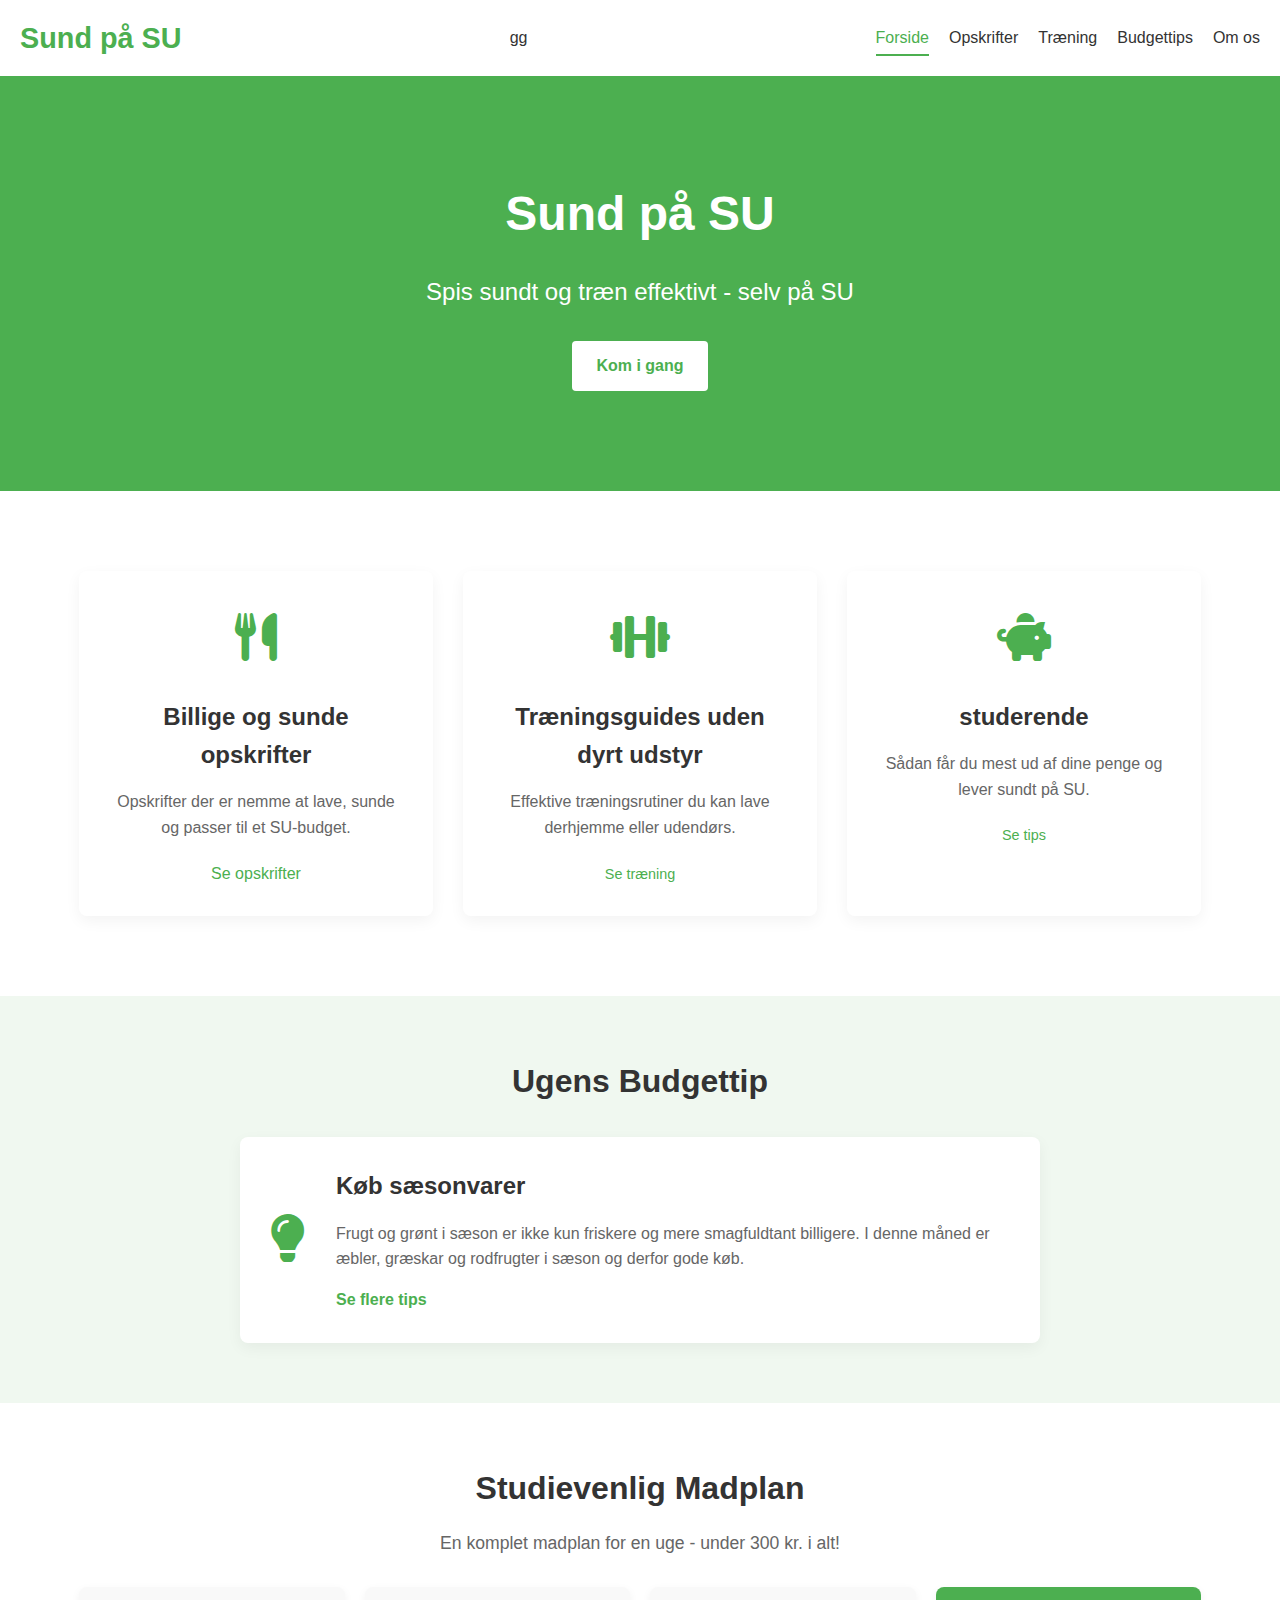
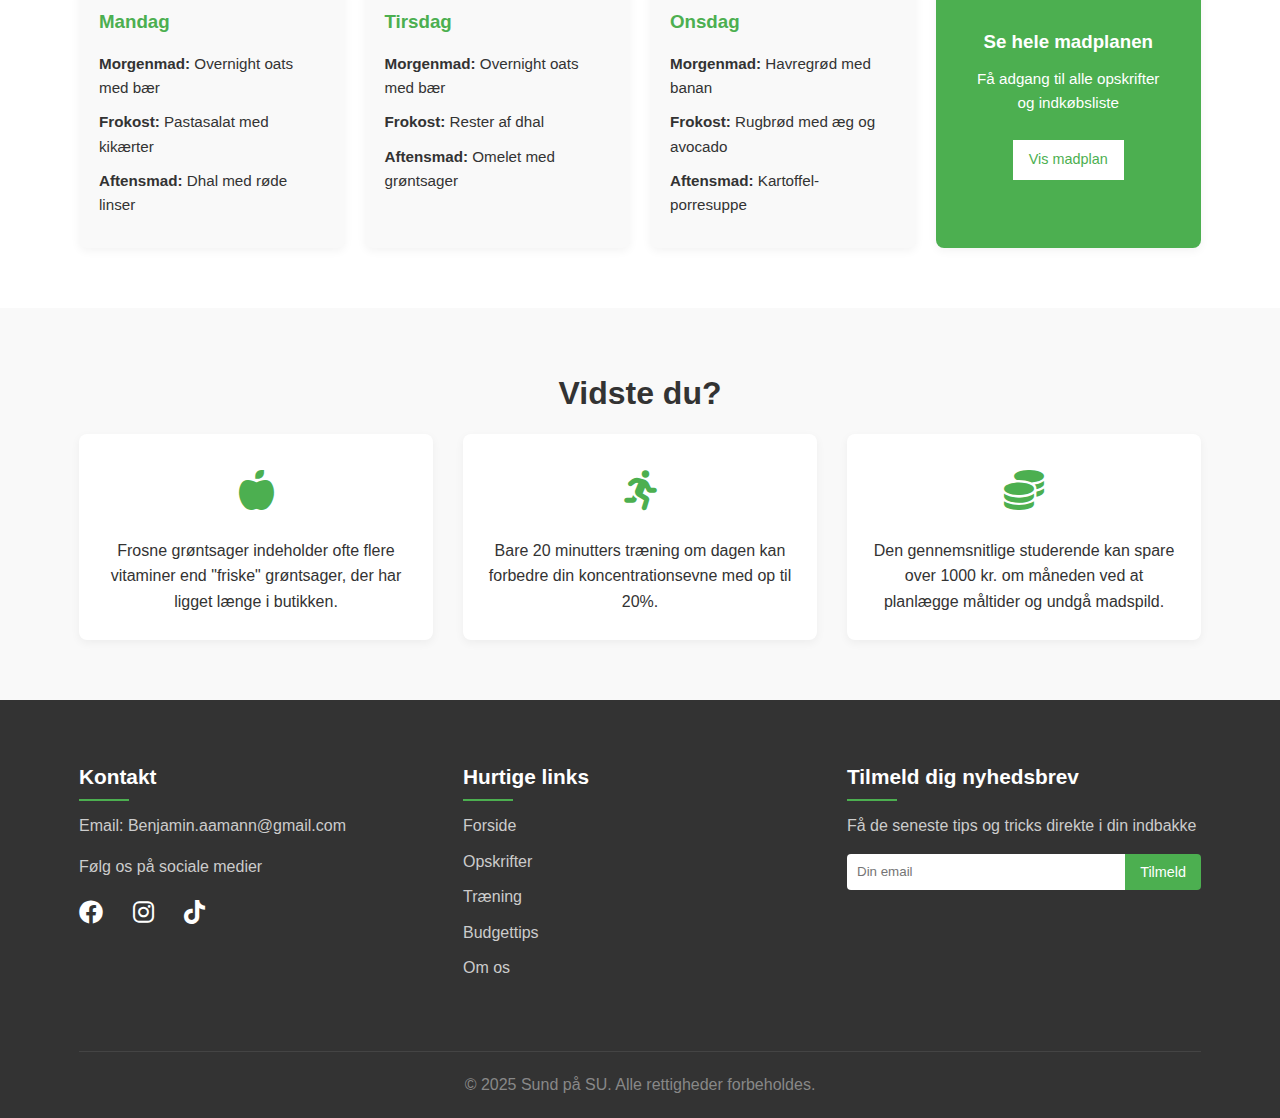
<file: index.html>
<!DOCTYPE html>
<html lang="da">
<head>
    <meta charset="UTF-8">
    <meta name="viewport" content="width=device-width, initial-scale=1.0">
    <title>Sund på SU - Spis sundt og træn effektivt på budget</title>
    <link rel="stylesheet" href="style.css">
    <link rel="stylesheet" href="layout.css">
    <!-- Font Awesome for ikoner -->
    <link rel="stylesheet" href="https://cdnjs.cloudflare.com/ajax/libs/font-awesome/6.0.0/css/all.min.css">
</head>
<body>
    <!-- Header sektion -->
    <header>
        <div class="logo">
            <h1>Sund på SU</h1>
        </div>gg
        <nav>
            <ul>
                <li><a href="index.html" class="active">Forside</a></li>
                <li><a href="opskrifter.html">Opskrifter</a></li>
                <li><a href="traening.html">Træning</a></li>
                <li><a href="budgettips.html">Budgettips</a></li>
                <li><a href="om-os.html">Om os</a></li>
            </ul>
        </nav>
    </header>

    <!-- Hero sektion -->
    <div class="hero">
        <div class="container">
            <h2>Sund på SU</h2>
            <p>Spis sundt og træn effektivt - selv på SU</p>
            <a href="#featured" class="btn">Kom i gang</a>
        </div>
    </div>

    <!-- Fremhævede sektioner -->
    <div id="featured" class="featured">
        <div class="container">
            <div class="feature-box">
                <div class="feature-icon">
                    <i class="fas fa-utensils"></i>
                </div>
                <h3>Billige og sunde opskrifter</h3>
                <p>Opskrifter der er nemme at lave, sunde og passer til et SU-budget.</p>
                <a href="opskrifter="btn-small">Se opskrifter</a>
            </div>
            <div class="feature-box">
                <div class="feature-icon">
                    <i class="fas fa-dumbbell"></i>
                </div>
                <h3>Træningsguides uden dyrt udstyr</h3>
                <p>Effektive træningsrutiner du kan lave derhjemme eller udendørs.</p>
                <a href="traening.html" class="btn-small">Se træning</a>
            </div>
            <div class="feature-box">
                <div class="feature-icon">
                    <i class="fas fa-piggy-bank"></i>
                </div>
                <h3> studerende</h3>
                <p>Sådan får du mest ud af dine penge og lever sundt på SU.</p>
                <a href="budgettips.html" class="btn-small">Se tips</a>
            </div>
        </div>
    </div>

    <!-- Ugens Budgettip -->
    <div class="weekly-tip">
        <div class="container">
            <h2>Ugens Budgettip</h2>
            <div class="tip-box">
                <div class="tip-icon">
                    <i class="fas fa-lightbulb"></i>
                </div>
                <div class="tip-text">
                    <h3>Køb sæsonvarer</h3>
                    <p>Frugt og grønt i sæson er ikke kun friskere og mere smagfuldtant billigere. I denne måned er æbler, græskar og rodfrugter i sæson og derfor gode køb.</p>
                    <a href="budgettips.html" class="read-more">Se flere tips</a>
                </div>
            </div>
        </div>
    </div>

    <!-- Studievenlig Madplan -->
    <div class="meal-plan">
        <div class="container">
            <h2>Studievenlig Madplan</h2>
            <p class="intro-text">En komplet madplan for en uge - under 300 kr. i alt!</p>
            
            <div class="meal-plan-grid">
                <div class="day-card">
                    <h3>Mandag</h3>
                    <p><strong>Morgenmad:</strong> Overnight oats med bær</p>
                    <p><strong>Frokost:</strong> Pastasalat med kikærter</p>
                    <p><strong>Aftensmad:</strong> Dhal med røde linser</p>
                </div>
                <div class="day-card">
                    <h3>Tirsdag</h3>
                    <p><strong>Morgenmad:</strong> Overnight oats med bær</p>
                    <p><strong>Frokost:</strong> Rester af dhal</p>
                    <p><strong>Aftensmad:</strong> Omelet med grøntsager</p>
                </div>
                <div class="day-card">
                    <h3>Onsdag</h3>
                    <p><strong>Morgenmad:</strong> Havregrød med banan</p>
                    <p><strong>Frokost:</strong> Rugbrød med æg og avocado</p>
                    <p><strong>Aftensmad:</strong> Kartoffel-porresuppe</p>
                </div>
                <div class="day-card highlight">
                    <a href="madplan.html" class="full-link">
                        <h3>Se hele madplanen</h3>
                        <p>Få adgang til alle opskrifter og indkøbsliste</p>
                        <span class="btn-small">Vis madplan</span>
                    </a>
                </div>
            </div>
        </div>
    </div>

    <!-- Vidste du? -->
    <div class="did-you-know">
        <div class="container">
            <h2>Vidste du?</h2>
            <div class="facts-container">
                <div class="fact-card">
                    <div class="fact-icon">
                        <i class="fas fa-apple-alt"></i>
                    </div>
                    <p>Frosne grøntsager indeholder ofte flere vitaminer end "friske" grøntsager, der har ligget længe i butikken.</p>
                </div>
                <div class="fact-card">
                    <div class="fact-icon">
                        <i class="fas fa-running"></i>
                    </div>
                    <p>Bare 20 minutters træning om dagen kan forbedre din koncentrationsevne med op til 20%.</p>
                </div>
                <div class="fact-card">
                    <div class="fact-icon">
                        <i class="fas fa-coins"></i>
                    </div>
                    <p>Den gennemsnitlige studerende kan spare over 1000 kr. om måneden ved at planlægge måltider og undgå madspild.</p>
                </div>
            </div>
        </div>
    </div>

    <!-- Footer -->
    <footer>
        <div class="container">
            <div class="footer-section">
                <h3>Kontakt</h3>
                <p>Email: Benjamin.aamann@gmail.com</p>
                <p>Følg os på sociale medier</p>
                <div class="social-icons">
                    <a href="#"><i class="fab fa-facebook"></i></a>
                    <a href="#"><i class="fab fa-instagram"></i></a>
                    <a href="#"><i class="fab fa-tiktok"></i></a>
                </div>
            </div>
            <div class="footer-section">
                <h3>Hurtige links</h3>
                <ul>
                    <li><a href="index.html">Forside</a></li>
                    <li><a href="opskrifter.html">Opskrifter</a></li>
                    <li><a href="traening.html">Træning</a></li>
                    <li><a href="budgettips.html">Budgettips</a></li>
                    <li><a href="om-os.html">Om os</a></li>
                </ul>
            </div>
            <div class="footer-section">
                <h3>Tilmeld dig nyhedsbrev</h3>
                <p>Få de seneste tips og tricks direkte i din indbakke</p>
                <form class="newsletter-form">
                    <input type="email" placeholder="Din email" required>
                    <button type="submit" class="btn-small">Tilmeld</button>
                </form>
            </div>
            <div class="copyright">
                <p>&copy; 2025 Sund på SU. Alle rettigheder forbeholdes.</p>
            </div>
        </div>
    </footer>
</body>
</html>
</file>
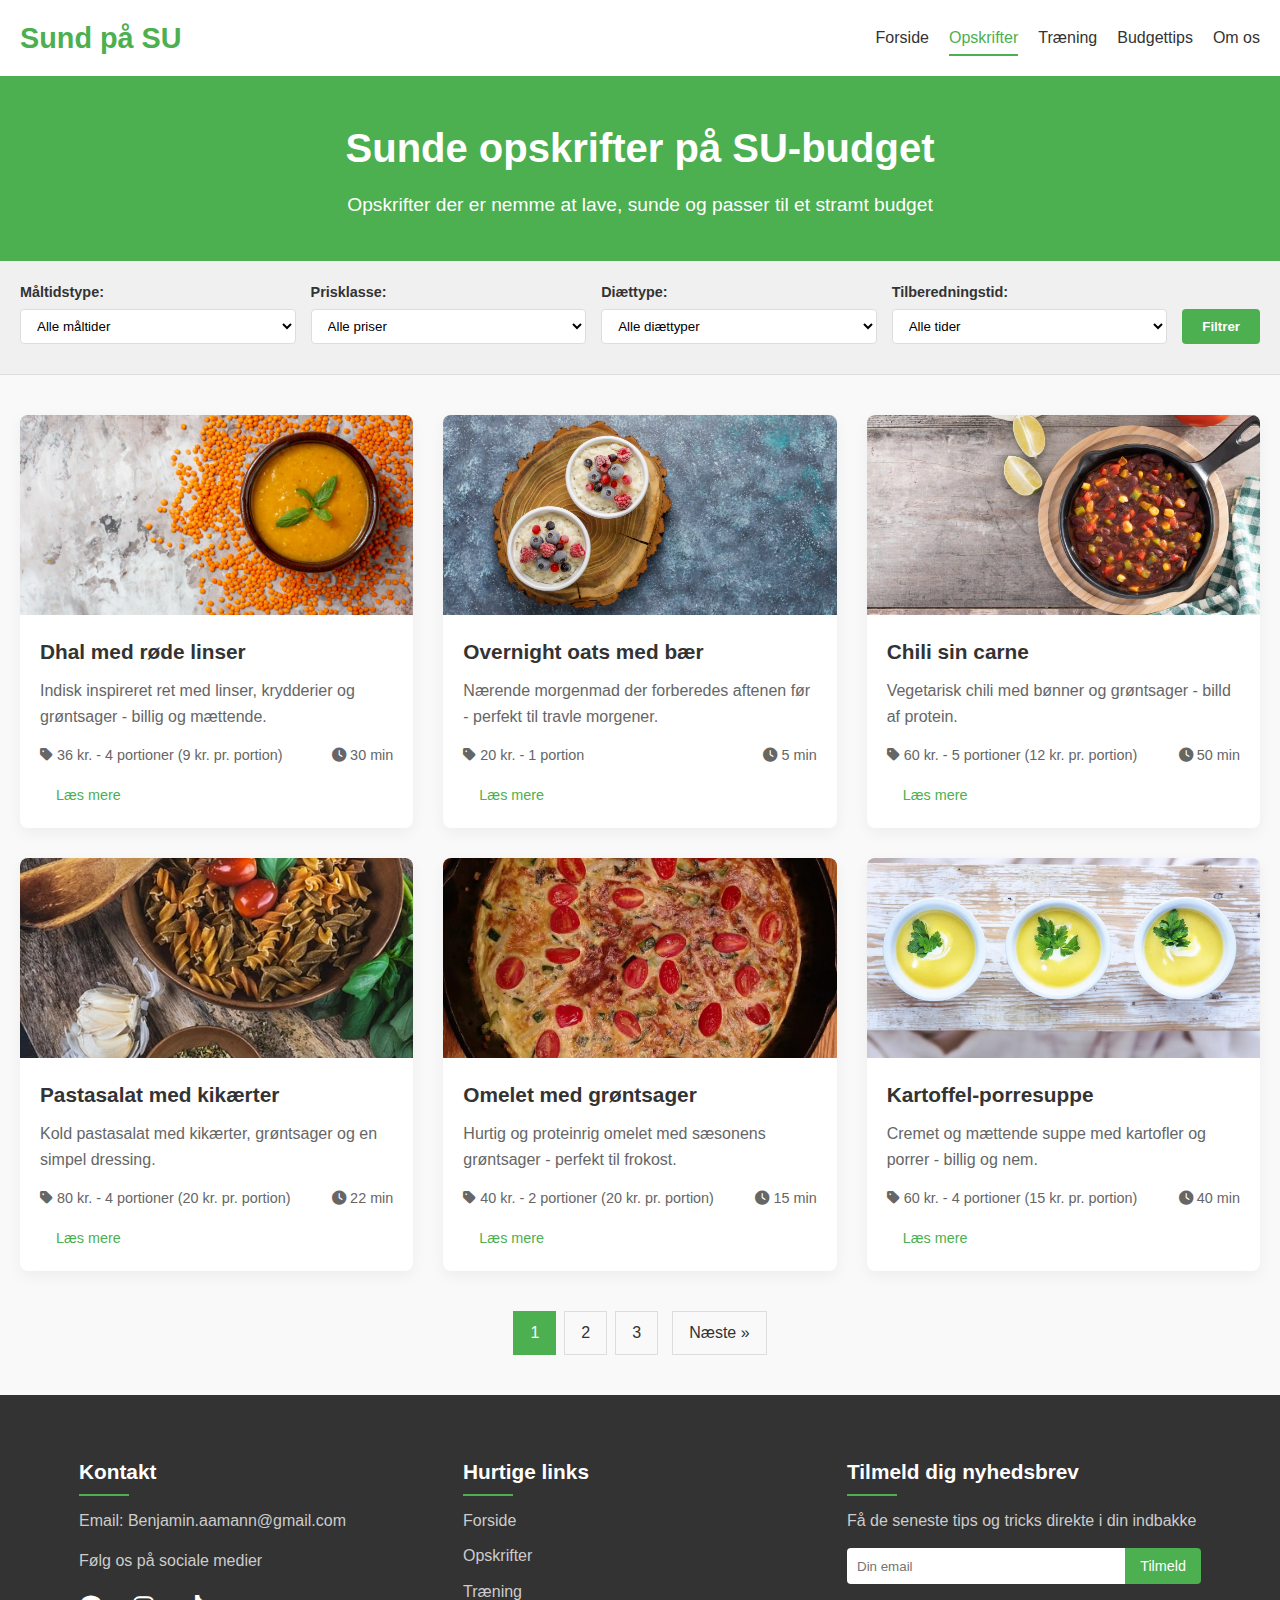
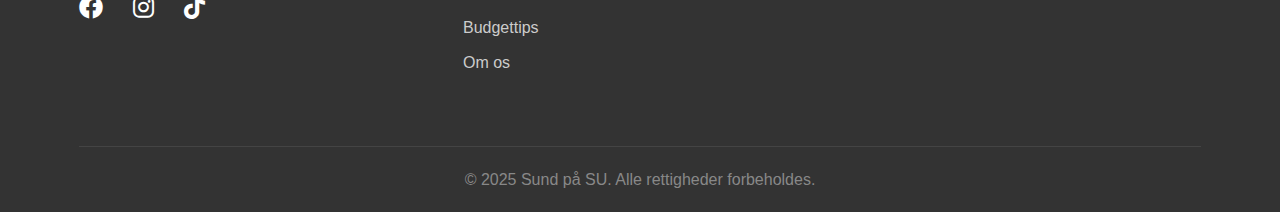
<file: opskrifter.html>
<!DOCTYPE html>
<html lang="da">
  <head>
    <meta charset="UTF-8" />
    <meta name="viewport" content="width=device-width, initial-scale=1.0" />
    <title>Opskrifter - Sund på SU</title>
    <!-- Vigtigt: Sørg for at sti til CSS-filerne er korrekte -->
    <link rel="stylesheet" href="style.css" />
    <link rel="stylesheet" href="layout.css" />
    <!-- Font Awesome for ikoner -->
    <link
      rel="stylesheet"
      href="https://cdnjs.cloudflare.com/ajax/libs/font-awesome/6.0.0/css/all.min.css"
    />
  </head>
  <body>
    <!-- Header sektion -->
    <header>
      <div class="logo">
        <h1>Sund på SU</h1>
      </div>
      <nav>
        <ul>
          <li><a href="index.html">Forside</a></li>
          <li><a href="opskrifter.html" class="active">Opskrifter</a></li>
          <li><a href="traening.html">Træning</a></li>
          <li><a href="budgettips.html">Budgettips</a></li>
          <li><a href="om-os.html">Om os</a></li>
        </ul>
      </nav>
    </header>

    <!-- Sidetitel -->
    <div class="page-title">
      <h1>Sunde opskrifter på SU-budget</h1>
      <p>
        Opskrifter der er nemme at lave, sunde og passer til et stramt budget
      </p>
    </div>

    <!-- Filtrering -->
    <div class="filter-section">
      <div class="filter-group">
        <label for="meal-type">Måltidstype:</label>
        <select id="meal-type" name="meal-type">
          <option value="all">Alle måltider</option>
          <option value="breakfast">Morgenmad</option>
          <option value="lunch">Frokost</option>
          <option value="dinner">Aftensmad</option>
          <option value="snacks">Snacks</option>
        </select>
      </div>

      <div class="filter-group">
        <label for="price-range">Prisklasse:</label>
        <select id="price-range" name="price-range">
          <option value="all">Alle priser</option>
          <option value="under-15">Under 15 kr.</option>
          <option value="15-25">15-25 kr.</option>
          <option value="25-40">25-40 kr.</option>
        </select>
      </div>

      <div class="filter-group">
        <label for="diet-type">Diættype:</label>
        <select id="diet-type" name="diet-type">
          <option value="all">Alle diættyper</option>
          <option value="vegetarian">Vegetar</option>
          <option value="vegan">Vegansk</option>
          <option value="gluten-free">Glutenfri</option>
          <option value="high-protein">Proteinrig</option>
        </select>
      </div>

      <div class="filter-group">
        <label for="prep-time">Tilberedningstid:</label>
        <select id="prep-time" name="prep-time">
          <option value="all">Alle tider</option>
          <option value="under-15">Under 15 min</option>
          <option value="15-30">15-30 min</option>
          <option value="over-30">Over 30 min</option>
        </select>
      </div>

      <button class="filter-button">Filtrer</button>
    </div>

    <!-- Opskrifter -->
    <div class="recipes-section">
      <div class="recipes-grid">
        <!-- Opskrift 1 -->
        <div class="recipe-card">
          <div class="recipe-img">
            <img src="dhal_med_roede_linser.webp" alt="Dahl med røde linser" />
          </div>
          <div class="recipe-content">
            <h3>Dhal med røde linser</h3>
            <p>
              Indisk inspireret ret med linser, krydderier og grøntsager -
              billig og mættende.
            </p>
            <div class="recipe-meta">
              <span class="price"
                ><i class="fas fa-tag"></i> 36 kr. - 4 portioner (9 kr. pr.
                portion)</span
              >
              <span class="time"><i class="fas fa-clock"></i> 30 min</span>
            </div>
            <a
              href="https://chokomils.com/opskrift-paa-indisk-dahl-vegetarisk-maettende-og-billig-linsegryde/"
              class="btn-small"
              target="_blank"
              >Læs mere</a
            >
          </div>
        </div>

        <!-- Opskrift 2 -->
        <div class="recipe-card">
          <div class="recipe-img">
            <img
              src="overnight_oats_med_baer.webp"
              alt="overnight oats med bær"
            />
          </div>
          <div class="recipe-content">
            <h3>Overnight oats med bær</h3>
            <p>
              Nærende morgenmad der forberedes aftenen før - perfekt til travle
              morgener.
            </p>
            <div class="recipe-meta">
              <span class="price"
                ><i class="fas fa-tag"></i> 20 kr. - 1 portion</span
              >
              <span class="time"><i class="fas fa-clock"></i> 5 min</span>
            </div>
            <a
              href="https://mummum.dk/overnight-oats-med-baer/"
              class="btn-small"
              target="_blank"
              >Læs mere</a
            >
          </div>
        </div>

        <!-- Opskrift 3 -->
        <div class="recipe-card">
          <div class="recipe-img">
            <img src="chilli_sin_carne.webp" alt="chilli sin carne" />
          </div>
          <div class="recipe-content">
            <h3>Chili sin carne</h3>
            <p>Vegetarisk chili med bønner og grøntsager - billd af protein.</p>
            <div class="recipe-meta">
              <span class="price"
                ><i class="fas fa-tag"></i> 60 kr. - 5 portioner (12 kr. pr.
                portion)</span
              >
              <span class="time"><i class="fas fa-clock"></i> 50 min</span>
            </div>
            <a
              href="https://stinna.dk/aftensmad/chili-sin-carne-2.html"
              class="btn-small"
              target="_blank"
              >Læs mere</a
            >
          </div>
        </div>

        <!-- Opskrift 4 -->
        <div class="recipe-card">
          <div class="recipe-img">
            <img
              src="pastasalat_med_kikaerter.webp"
              alt="pastasalat med kikærter"
            />
          </div>
          <div class="recipe-content">
            <h3>Pastasalat med kikærter</h3>
            <p>
              Kold pastasalat med kikærter, grøntsager og en simpel dressing.
            </p>
            <div class="recipe-meta">
              <span class="price"
                ><i class="fas fa-tag"></i> 80 kr. - 4 portioner (20 kr. pr.
                portion)</span
              >
              <span class="time"><i class="fas fa-clock"></i> 22 min</span>
            </div>
            <a
              href="https://www.englerod.dk/2021/04/pastasalat-stegte-grontsager/"
              class="btn-small"
              target="_blank"
              >Læs mere</a
            >
          </div>
        </div>

        <!-- Opskrift 5 -->
        <div class="recipe-card">
          <div class="recipe-img">
            <img
              src="omelet_med_groentsager.webp"
              alt="omelet med grøntsager"
            />
          </div>
          <div class="recipe-content">
            <h3>Omelet med grøntsager</h3>
            <p>
              Hurtig og proteinrig omelet med sæsonens grøntsager - perfekt til
              frokost.
            </p>
            <div class="recipe-meta">
              <span class="price"
                ><i class="fas fa-tag"></i> 40 kr. - 2 portioner (20 kr. pr.
                portion)</span
              >
              <span class="time"><i class="fas fa-clock"></i> 15 min</span>
            </div>
            <a
              href="https://www.madbanditten.dk/nem-omelet-fyldt-med-groentsager/"
              class="btn-small"
              target="_blank"
              >Læs mere</a
            >
          </div>
        </div>

        <!-- Opskrift 6 -->
        <div class="recipe-card">
          <div class="recipe-img">
            <img src="kartoffel_porresuppe.webp" alt="kartoffel-porrersuppe" />
          </div>
          <div class="recipe-content">
            <h3>Kartoffel-porresuppe</h3>
            <p>
              Cremet og mættende suppe med kartofler og porrer - billig og nem.
            </p>
            <div class="recipe-meta">
              <span class="price"
                ><i class="fas fa-tag"></i> 60 kr. - 4 portioner (15 kr. pr.
                portion)</span
              >
              <span class="time"><i class="fas fa-clock"></i> 40 min</span>
            </div>
            <a
              href="https://anna-mad.dk/kartoffel-porresuppe/"
              class="btn-small"
              target="_blank"
              >Læs mere</a
            >
          </div>
        </div>
      </div>

      <!-- Pagination -->
      <div class="pagination">
        <a href="#" class="active">1</a>
        <a href="#">2</a>
        <a href="#">3</a>
        <a href="#" class="next">Næste &raquo;</a>
      </div>
    </div>

    <!-- Footer -->
    <footer>
      <div class="container">
        <div class="footer-section">
          <h3>Kontakt</h3>
          <p>Email: Benjamin.aamann@gmail.com</p>
          <p>Følg os på sociale medier</p>
          <div class="social-icons">
            <a href="#"><i class="fab fa-facebook"></i></a>
            <a href="#"><i class="fab fa-instagram"></i></a>
            <a href="#"><i class="fab fa-tiktok"></i></a>
          </div>
        </div>
        <div class="footer-section">
          <h3>Hurtige links</h3>
          <ul>
            <li><a href="index.html">Forside</a></li>
            <li><a href="opskrifter.html">Opskrifter</a></li>
            <li><a href="traening.html">Træning</a></li>
            <li><a href="budgettips.html">Budgettips</a></li>
            <li><a href="om-os.html">Om os</a></li>
          </ul>
        </div>
        <div class="footer-section">
          <h3>Tilmeld dig nyhedsbrev</h3>
          <p>Få de seneste tips og tricks direkte i din indbakke</p>
          <form class="newsletter-form">
            <input type="email" placeholder="Din email" required />
            <button type="submit" class="btn-small">Tilmeld</button>
          </form>
        </div>
        <div class="copyright">
          <p>&copy; 2025 Sund på SU. Alle rettigheder forbeholdes.</p>
        </div>
      </div>
    </footer>
  </body>
</html>
</file>
<file: style.css>
/* Generelle styles */
* {
  margin: 0;
  padding: 0;
  box-sizing: border-box;
}

body {
  font-family: Arial, sans-serif;
  line-height: 1.6;
  color: #333;
  background-color: #f9f9f9;
}

.container {
  width: 90%;
  max-width: 1200px;
  margin: 0 auto;
  padding: 0 15px;
}

a {
  text-decoration: none;
  color: #4caf50;
}

ul {
  list-style: none;
}

/* Knapper */
.btn {
  display: inline-block;
  background-color: #4caf50;
  color: white;
  padding: 12px 24px;
  border-radius: 4px;
  font-weight: bold;
}

.btn:hover {
  background-color: #3e8e41;
}

.btn-small {
  padding: 8px 16px;
  font-size: 0.9em;
}

/* Placeholder for billeder */
.placeholder-img {
  background-color: #ddd;
  width: 100%;
  height: 200px;
}

.placeholder-img.large {
  height: 300px;
}

/* Header styles */
header {
  background-color: white;
  box-shadow: 0 2px 5px rgba(0, 0, 0, 0.1);
  padding: 15px 20px;
}

.logo h1 {
  color: #4caf50;
  font-size: 1.8em;
}

nav ul li a {
  color: #333;
  font-weight: 500;
  padding: 5px 0;
}

nav ul li a:hover,
nav ul li a.active {
  color: #4caf50;
}

nav ul li a.active::after {
  content: "";
  position: absolute;
  bottom: -5px;
  left: 0;
  width: 100%;
  height: 2px;
  background-color: #4caf50;
}

/* Hero sektion */
.hero {
  background-color: #4caf50;
  color: white;
  text-align: center;
  padding: 100px 0;
}

.hero h2 {
  font-size: 3em;
  margin-bottom: 20px;
}

.hero p {
  font-size: 1.5em;
  margin-bottom: 30px;
}

.hero .btn {
  background-color: white;
  color: #4caf50;
}

/* Fremhævede sektioner */
.featured {
  padding: 80px 0;
  background-color: white;
}

.feature-box {
  text-align: center;
  padding: 30px;
  border-radius: 8px;
  box-shadow: 0 5px 15px rgba(0, 0, 0, 0.05);
}

.feature-icon {
  font-size: 3em;
  color: #4caf50;
  margin-bottom: 20px;
}

.feature-box h3 {
  margin-bottom: 15px;
  font-size: 1.5em;
}

.feature-box p {
  margin-bottom: 20px;
  color: #666;
}

/* Ugens Budgettip */
.weekly-tip {
  padding: 60px 0;
  background-color: #f0f8f0;
}

.weekly-tip h2 {
  text-align: center;
  margin-bottom: 30px;
  font-size: 2em;
}

.tip-box {
  background-color: white;
  border-radius: 8px;
  padding: 30px;
  box-shadow: 0 5px 15px rgba(0, 0, 0, 0.05);
  display: flex;
  align-items: center;
  max-width: 800px;
  margin: 0 auto;
}

.tip-icon {
  font-size: 3em;
  color: #4caf50;
  margin-right: 30px;
}

.tip-text h3 {
  margin-bottom: 15px;
  font-size: 1.5em;
}

.tip-text p {
  margin-bottom: 15px;
  color: #666;
}

.read-more {
  font-weight: bold;
  display: inline-block;
}

/* Studievenlig Madplan */
.meal-plan {
  padding: 60px 0;
  background-color: white;
}

.meal-plan h2,
.did-you-know h2 {
  text-align: center;
  margin-bottom: 15px;
  font-size: 2em;
}

.intro-text {
  text-align: center;
  margin-bottom: 30px;
  color: #666;
  font-size: 1.1em;
}

.day-card {
  background-color: #f9f9f9;
  border-radius: 8px;
  padding: 20px;
  box-shadow: 0 3px 10px rgba(0, 0, 0, 0.05);
}

.day-card h3 {
  margin-bottom: 15px;
  color: #4caf50;
}

.day-card p {
  margin-bottom: 10px;
  font-size: 0.95em;
}

.day-card.highlight {
  background-color: #4caf50;
  color: white;
  text-align: center;
  display: flex;
  align-items: center;
  justify-content: center;
}

.day-card.highlight h3 {
  color: white;
  margin-bottom: 10px;
}

.full-link {
  display: block;
  width: 100%;
  height: 100%;
  color: white;
  padding: 20px;
  text-decoration: none;
}

.full-link .btn-small {
  background-color: white;
  color: #4caf50;
  margin-top: 15px;
  display: inline-block;
}

/* Vidste du? */
.did-you-know {
  padding: 60px 0;
  background-color: #f9f9f9;
}

.fact-card {
  background-color: white;
  border-radius: 8px;
  padding: 25px;
  box-shadow: 0 3px 10px rgba(0, 0, 0, 0.05);
  text-align: center;
}

.fact-icon {
  font-size: 2.5em;
  color: #4caf50;
  margin-bottom: 15px;
}

/* Sidetitel (for undersider) */
.page-title {
  background-color: #4caf50;
  color: white;
  text-align: center;
  padding: 40px 20px;
}

.page-title h1 {
  font-size: 2.5em;
  margin-bottom: 10px;
}

.page-title p {
  font-size: 1.2em;
}

/* Filtrering */
.filter-section {
  background-color: #f0f0f0;
  padding: 20px;
  border-bottom: 1px solid #ddd;
}

.filter-group label {
  display: block;
  margin-bottom: 5px;
  font-weight: bold;
  font-size: 0.9em;
}

.filter-group select {
  padding: 8px 12px;
  border: 1px solid #ddd;
  border-radius: 4px;
  background-color: white;
  width: 100%;
}

.filter-button {
  background-color: #4caf50;
  color: white;
  border: none;
  padding: 10px 20px;
  border-radius: 4px;
  cursor: pointer;
  font-weight: bold;
}

.filter-button:hover {
  background-color: #3e8e41;
}

/* Opskrifter */
.recipes-section {
  padding: 40px 20px;
}

.recipe-card {
  background-color: white;
  border-radius: 8px;
  overflow: hidden;
  box-shadow: 0 5px 15px rgba(0, 0, 0, 0.05);
  height: 100%;
}

/* Opskriftsbilleder */
.recipe-img {
  height: 200px;
  overflow: hidden;
}

.recipe-img img {
  width: 100%;
  height: 100%;
  object-fit: cover;
  object-position: center;
  display: block;
}

.recipe-content {
  padding: 20px;
}

.recipe-content h3 {
  margin-bottom: 10px;
  font-size: 1.3em;
}

.recipe-content p {
  color: #666;
  margin-bottom: 15px;
}

.recipe-meta {
  margin-bottom: 15px;
  color: #666;
  font-size: 0.9em;
}

/* Pagination */
.pagination {
  margin-top: 30px;
}

.pagination a {
  color: #333;
  padding: 8px 16px;
  text-decoration: none;
  border: 1px solid #ddd;
  margin: 0 4px;
}

.pagination a.active {
  background-color: #4caf50;
  color: white;
  border: 1px solid #4caf50;
}

.pagination a:hover:not(.active) {
  background-color: #f1f1f1;
}

.pagination a.next {
  margin-left: 10px;
}

/* Footer */
footer {
  background-color: #333;
  color: white;
  padding: 60px 0 20px;
}

.footer-section h3 {
  margin-bottom: 20px;
  font-size: 1.3em;
  position: relative;
}

.footer-section h3::after {
  content: "";
  position: absolute;
  bottom: -8px;
  left: 0;
  width: 50px;
  height: 2px;
  background-color: #4caf50;
}

.footer-section p {
  margin-bottom: 15px;
  color: #ccc;
}

.social-icons a {
  color: white;
  font-size: 1.5em;
  margin-right: 15px;
}

.footer-section ul li {
  margin-bottom: 10px;
}

.footer-section ul li a {
  color: #ccc;
}

.newsletter-form input {
  padding: 10px;
  border: none;
  border-radius: 4px 0 0 4px;
}

.newsletter-form button {
  border: none;
  background-color: #4caf50;
  color: white;
  padding: 10px 15px;
  border-radius: 0 4px 4px 0;
  cursor: pointer;
}

.copyright {
  text-align: center;
  margin-top: 30px;
  padding-top: 20px;
  border-top: 1px solid #444;
  color: #888;
}
</file>
<file: layout.css>
/* Header layout */
header {
  display: flex;
  justify-content: space-between;
  align-items: center;
}

nav ul {
  display: flex;
}

nav ul li {
  margin-left: 20px;
  position: relative;
}

/* Fremhævede sektioner layout */
.featured .container {
  display: grid;
  grid-template-columns: repeat(3, 1fr);
  gap: 30px;
}

/* Meal Plan Grid */
.meal-plan-grid {
  display: grid;
  grid-template-columns: repeat(4, 1fr);
  gap: 20px;
}

/* Facts Container */
.facts-container {
  display: grid;
  grid-template-columns: repeat(3, 1fr);
  gap: 30px;
}

/* Filtrering layout */
.filter-section {
  display: flex;
  flex-wrap: wrap;
  align-items: flex-end;
}

.filter-group {
  margin-right: 15px;
  margin-bottom: 10px;
  flex: 1 0 200px;
}

.filter-button {
  margin-left: auto;
  margin-bottom: 10px;
}

/* Opskrifter grid layout */
.recipes-grid {
  display: grid;
  grid-template-columns: repeat(3, 1fr);
  gap: 30px;
  margin-bottom: 40px;
}

.recipe-meta {
  display: flex;
  justify-content: space-between;
}

/* Pagination layout */
.pagination {
  display: flex;
  justify-content: center;
}

/* Footer layout */
footer .container {
  display: grid;
  grid-template-columns: repeat(3, 1fr);
  gap: 30px;
}

.social-icons {
  display: flex;
  gap: 15px;
  margin-top: 15px;
}

.newsletter-form {
  display: flex;
  margin-top: 15px;
}

.newsletter-form input {
  flex-grow: 1;
}

.copyright {
  grid-column: 1 / -1;
}

/* Responsivt design */
@media (max-width: 900px) {
  .featured .container {
    grid-template-columns: repeat(2, 1fr);
  }

  footer .container {
    -columns: repeat(2, 1fr);
  }

  .meal-plan-grid {
    grid-template-columns: repeat(2, 1fr);
  }

  .facts-container {
    grid-template-columns: repeat(2, 1fr);
  }

  .recipes-grid {
    grid-template-columns: repeat(2, 1fr);
  }

  .tip-box {
    flex-direction: column;
    text-align: center;
  }

  .tip-icon {
    margin-right: 0;
    margin-bottom: 20px;
  }
}

@media (max-width: 600px) {
  .featured .container {
    grid-template-columns: 1fr;
  }

  footer .container {
    grid-template-columns: 1fr;
  }

  .meal-plan-grid {
    grid-template-columns: 1fr;
  }

  .facts-container {
    grid-template-columns: 1fr;
  }

  .recipes-grid {
    grid-template-columns: 1fr;
  }

  .filter-section {
    flex-direction: column;
    align-items: stretch;
  }

  .filter-button {
    margin-left: 0;
    width: 100%;
  }

  nav ul {
    flex-direction: column;
    text-align: right;
  }

  nav ul li {
    margin-left: 0;
    margin-bottom: 10px;
  }
}
</file>
